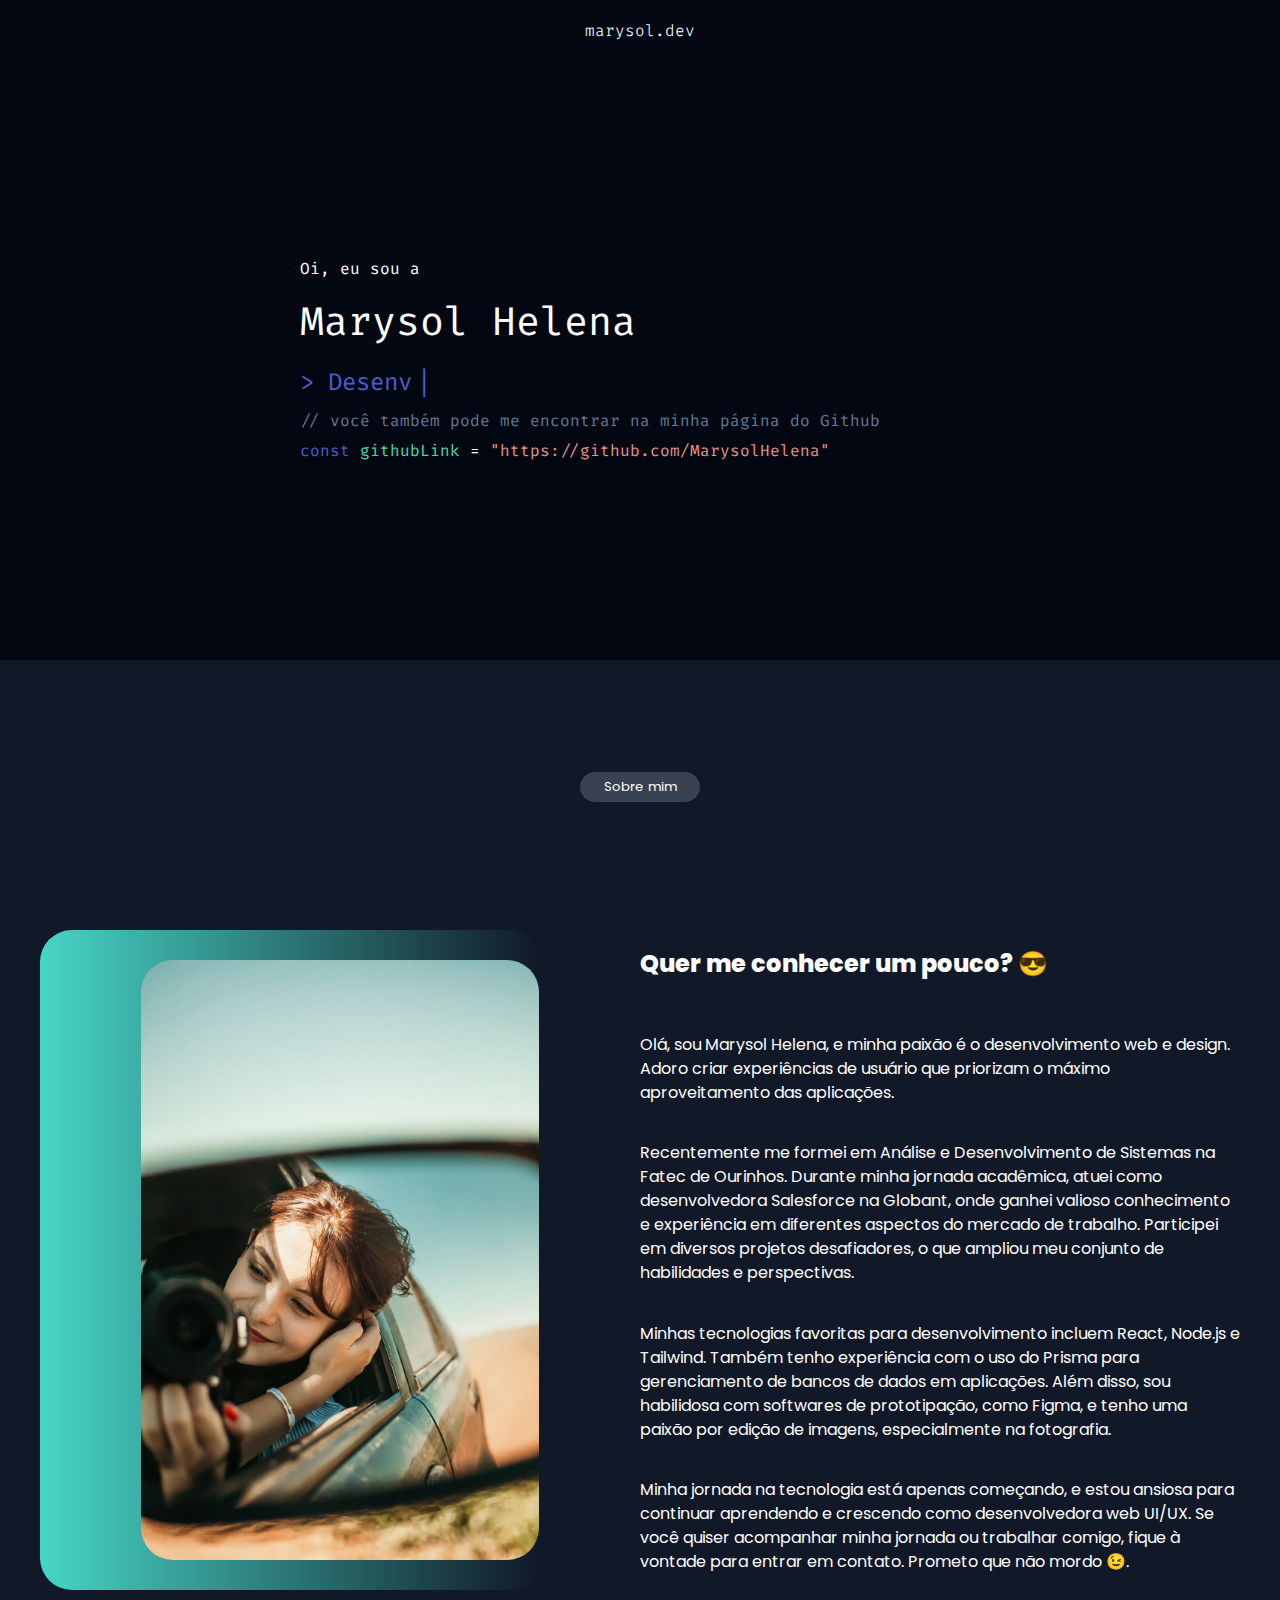
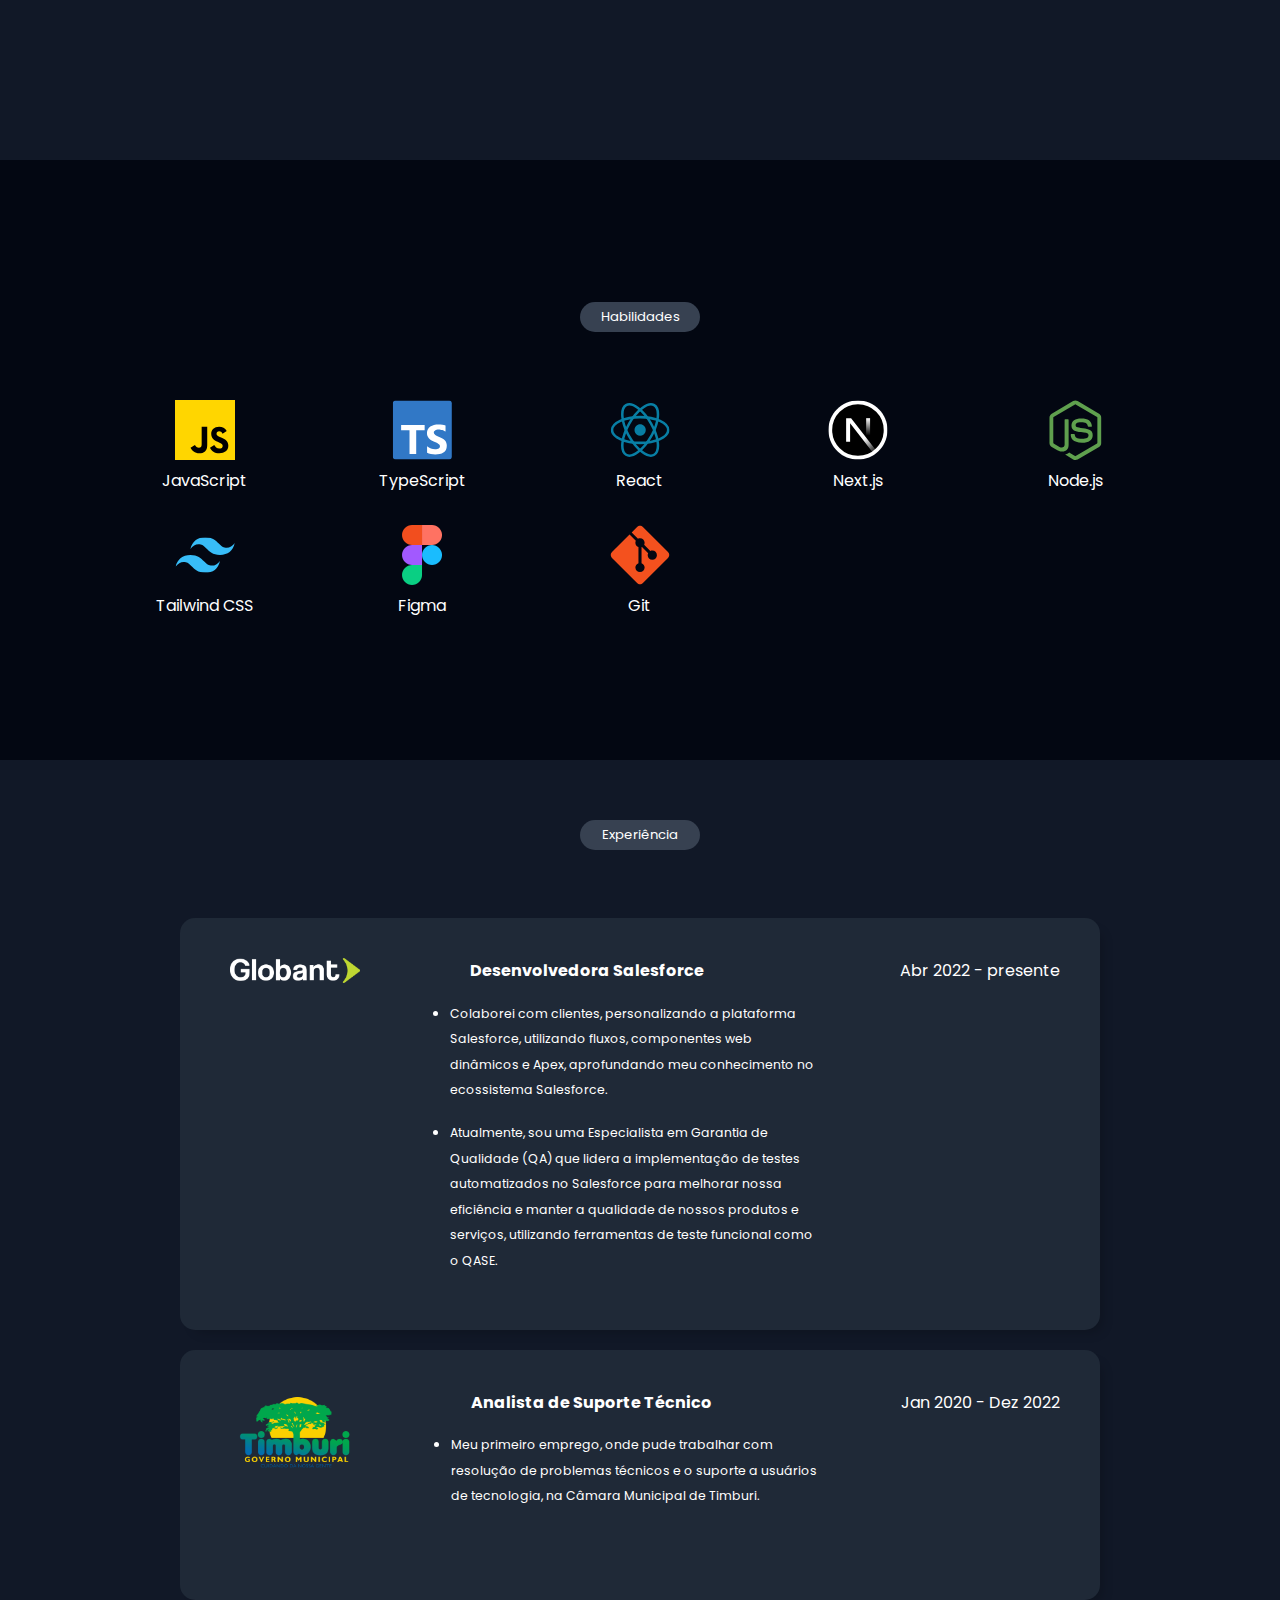
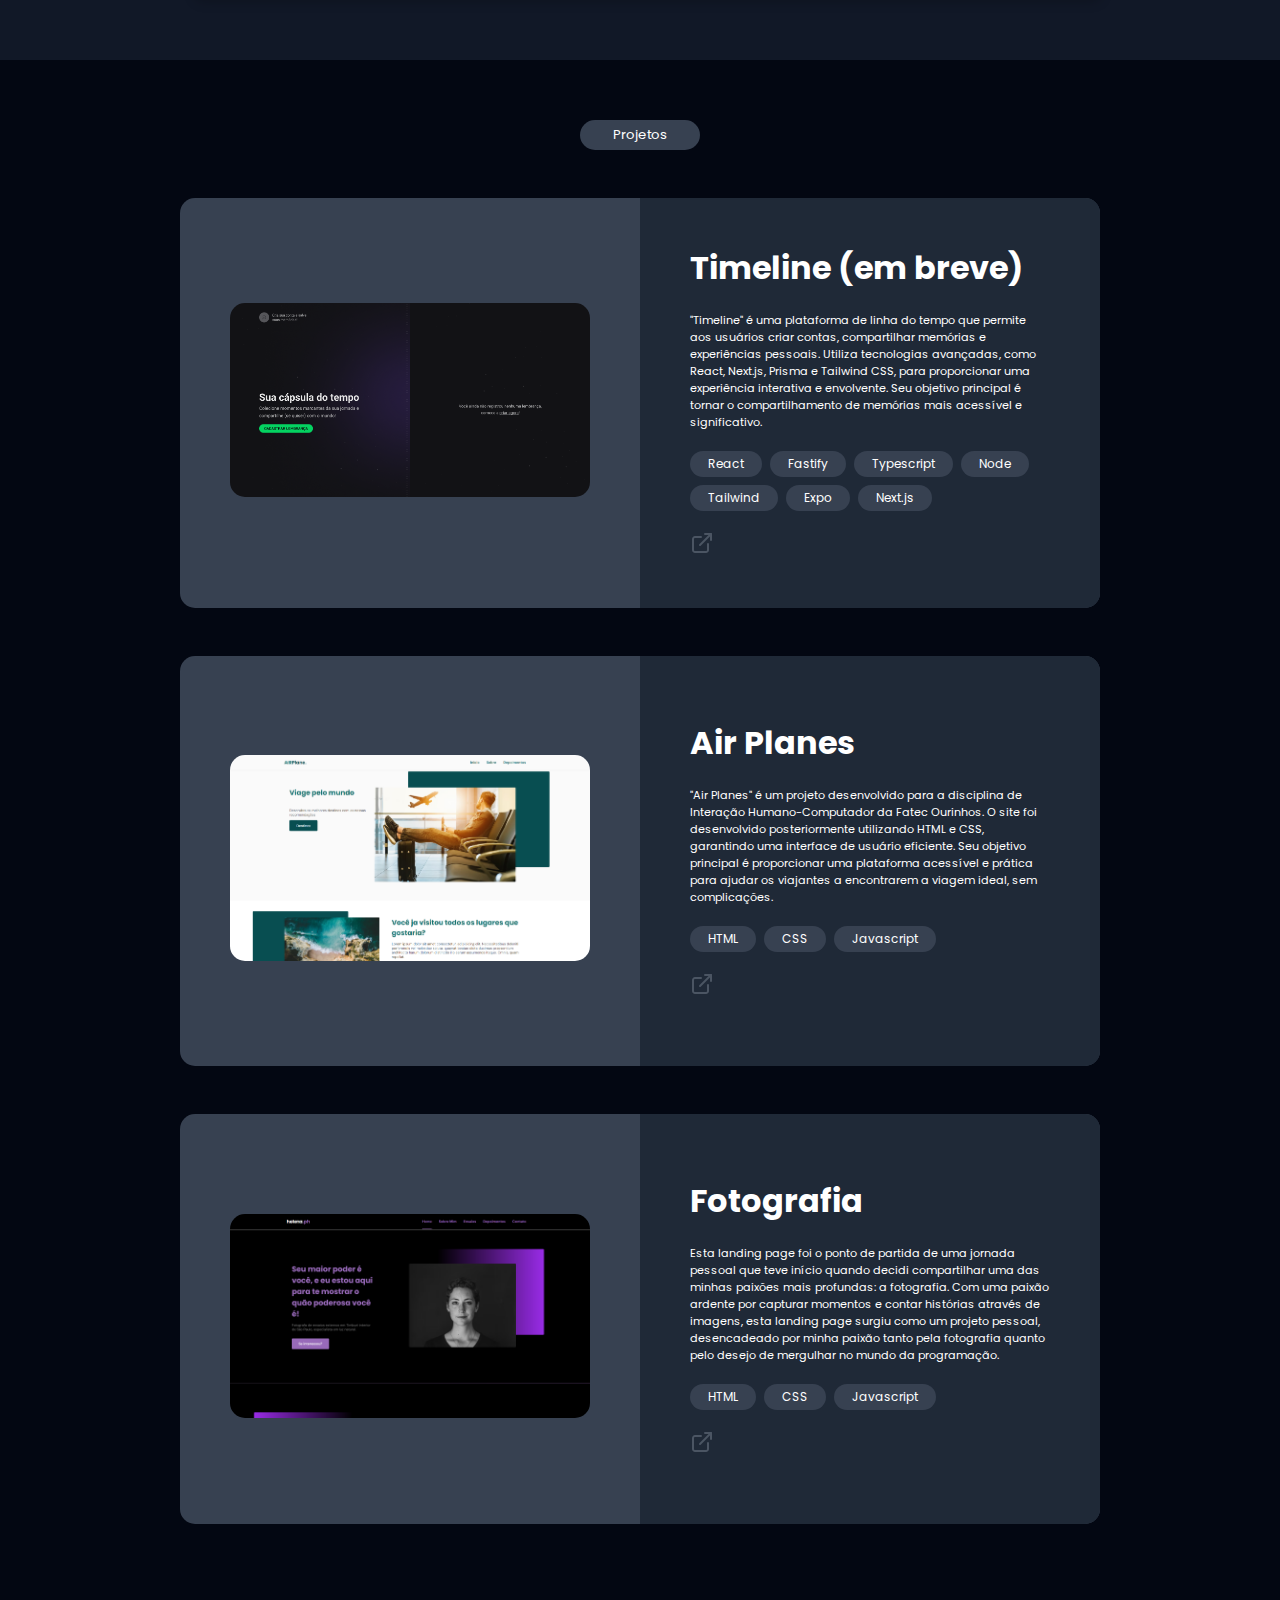
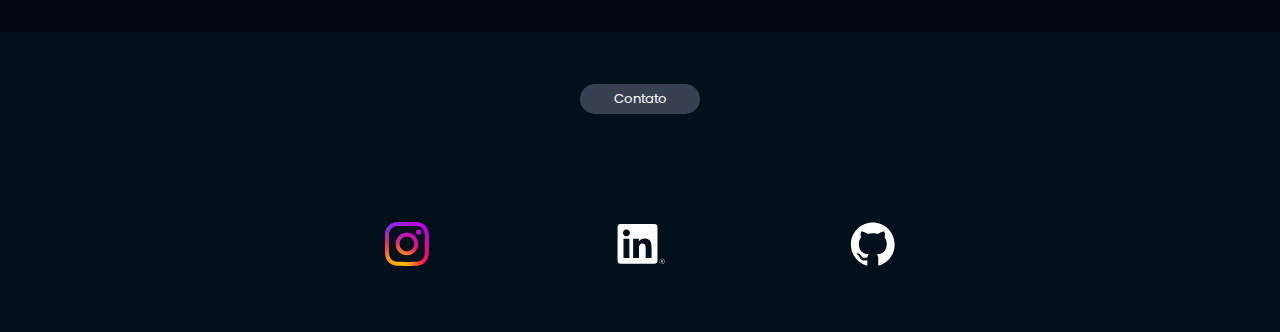
<file: index.html>
<!DOCTYPE html>
<html lang="pt-br">
  <head>
    <meta charset="UTF-8" />
    <meta name="viewport" content="width=device-width, initial-scale=1.0" />

    <link rel="stylesheet" href="./css/style.css" />
    <link rel="stylesheet" href="./css/reset.css" />
    <link rel="preconnect" href="https://fonts.googleapis.com" />
    <link rel="preconnect" href="https://fonts.gstatic.com" crossorigin />
    <link
      href="https://fonts.googleapis.com/css2?family=Fira+Code:wght@300;400;500&family=Poppins:wght@100;400;700&display=swap"
      rel="stylesheet"
    />
    <title>Girl Front-end Developer</title>
  </head>
  <body>
    <header>
      <div class="logo">
        <p>marysol.dev</p>
      </div>
      <!-- <nav class="navigation">
        <ul class="links">
          <li class="link"><a href="#">_hello</a></li>
          <li class="link"><a href="#">_skills</a></li>
          <li class="link"><a href="#">_about-me</a></li>
          <li class="link"><a href="#">_projects</a></li>
          <li class="link"><a href="#">_contact</a></li>
        </ul>
      </nav> -->
    </header>

    <main class="container">
      <section class="hello">
        <div class="profile">
          <p class="hi">Oi, eu sou a</p>
          <p class="name">Marysol Helena</p>
          <div>
            <div class="typed-out cargo">> Desenvolvedora Front-end</div>
          </div>
          <p class="comentario">
            // você também pode me encontrar na minha página do Github
          </p>
          <p class="githublink rainbow-text">
            <span class="purple">const</span>
            <span class="tiffany">githubLink</span> =
            <a href="https://github.com/MarysolHelena"
              ><span class="red">"https://github.com/MarysolHelena"</span>
            </a>
          </p>
        </div>
      </section>

      <section class="card-about">
        <div class="div-titles"><p class="titles">Sobre mim</p></div>

        <div class="about-me-profile" id="about">
          <div class="image">
            <img class="imagem-profile" src="./img/profile.jpeg" alt="" />
          </div>

          <div class="aboutme">
            <h1 class="title">Quer me conhecer um pouco? 😎</h1>
            <p class="description-me">
              Olá, sou Marysol Helena, e minha paixão é o desenvolvimento web e
              design. Adoro criar experiências de usuário que priorizam o máximo
              aproveitamento das aplicações.
            </p>
            <p class="description-me">
              Recentemente me formei em Análise e Desenvolvimento de Sistemas na
              Fatec de Ourinhos. Durante minha jornada acadêmica, atuei como
              desenvolvedora Salesforce na Globant, onde ganhei valioso
              conhecimento e experiência em diferentes aspectos do mercado de
              trabalho. Participei em diversos projetos desafiadores, o que
              ampliou meu conjunto de habilidades e perspectivas.
            </p>
            <p class="description-me">
              Minhas tecnologias favoritas para desenvolvimento incluem React,
              Node.js e Tailwind. Também tenho experiência com o uso do Prisma
              para gerenciamento de bancos de dados em aplicações. Além disso,
              sou habilidosa com softwares de prototipação, como Figma, e tenho
              uma paixão por edição de imagens, especialmente na fotografia.
            </p>
            <p class="description-me">
              Minha jornada na tecnologia está apenas começando, e estou ansiosa
              para continuar aprendendo e crescendo como desenvolvedora web
              UI/UX. Se você quiser acompanhar minha jornada ou trabalhar
              comigo, fique à vontade para entrar em contato. Prometo que não
              mordo 😉.
            </p>
          </div>
        </div>
      </section>

      <section class="skills-tech">
        <div class="titles">Habilidades</div>
        <div class="skills">
          <div class="skill">
            <img src="./img/javascript.svg" alt="" />
            <p class="text-skill">JavaScript</p>
          </div>

          <div class="skill">
            <img src="./img/typescript.svg" alt="" />
            <p class="text-skill">TypeScript</p>
          </div>

          <div class="skill">
            <img src="./img/react.svg" alt="" />
            <p class="text-skill">React</p>
          </div>

          <div class="skill">
            <img src="./img/nextjs.svg" alt="" />
            <p class="text-skill">Next.js</p>
          </div>

          <div class="skill">
            <img src="./img/nodejs.svg" alt="" />
            <p class="text-skill">Node.js</p>
          </div>

          <div class="skill">
            <img src="./img/tailwind.svg" alt="" />
            <p class="text-skill">Tailwind CSS</p>
          </div>

          <div class="skill">
            <img src="./img/figma.svg" alt="" />
            <p class="text-skill">Figma</p>
          </div>

          <div class="skill">
            <img src="./img/git.svg" alt="" />
            <p class="text-skill">Git</p>
          </div>
        </div>
      </section>

      <section class="experiences-cards">
        <div class="cards">
          <div class="titles">Experiência</div>
          <div class="card">
            <div class="icon">
              <img src="./img/globant.png" alt="" />
            </div>
            <div class="text-card">
              <div class="list-experience">
                <p class="title-experience">Desenvolvedora Salesforce</p>

                <ul>
                  <li>
                    <p>
                      Colaborei com clientes, personalizando a plataforma
                      Salesforce, utilizando fluxos, componentes web dinâmicos e
                      Apex, aprofundando meu conhecimento no ecossistema
                      Salesforce.
                    </p>
                  </li>
                  <li>
                    <p>
                      Atualmente, sou uma Especialista em Garantia de Qualidade
                      (QA) que lidera a implementação de testes automatizados no
                      Salesforce para melhorar nossa eficiência e manter a
                      qualidade de nossos produtos e serviços, utilizando
                      ferramentas de teste funcional como o QASE.
                    </p>
                  </li>
                </ul>
              </div>
            </div>
            <div class="date-experience">
              <p class="date-experience">Abr 2022 - presente</p>
            </div>
          </div>

          <div class="card">
            <div class="icon">
              <img src="./img/camaratimburi.png" alt="" />
            </div>
            <div class="text-card">
              <div class="list-experience">
                <p class="title-experience">Analista de Suporte Técnico</p>

                <ul>
                  <li>
                    <p>
                      Meu primeiro emprego, onde pude trabalhar com resolução de
                      problemas técnicos e o suporte a usuários de tecnologia,
                      na Câmara Municipal de Timburi.
                    </p>
                  </li>
                </ul>
              </div>
            </div>
            <div class="date-experience">
              <p class="date-experience">Jan 2020 - Dez 2022</p>
            </div>
          </div>
        </div>
      </section>

      <section class="projects">
        <div class="titles">Projetos</div>

        <div class="card-work-project">
          <div class="card-left-img">
            <div class="img-project">
              <a href="./development.html"
                ><img src="./img/timeline.png" alt=""
              /></a>
            </div>
          </div>
          <div class="card-right-description-background">
            <div class="card-right-description">
              <div class="description"><h1>Timeline (em breve)</h1></div>
              <div class="description-project">
                <p>
                  "Timeline" é uma plataforma de linha do tempo que permite aos
                  usuários criar contas, compartilhar memórias e experiências
                  pessoais. Utiliza tecnologias avançadas, como React, Next.js,
                  Prisma e Tailwind CSS, para proporcionar uma experiência
                  interativa e envolvente. Seu objetivo principal é tornar o
                  compartilhamento de memórias mais acessível e significativo.
                </p>
              </div>
              <div class="tech-project">
                <p>React</p>
                <p>Fastify</p>
                <p>Typescript</p>
                <p>Node</p>
                <p>Tailwind</p>
                <p>Expo</p>
                <p>Next.js</p>
              </div>
              <div>
                <a href="./development.html"
                  ><img src="./img/link.svg" alt=""
                /></a>
              </div>
            </div>
          </div>
        </div>

        <div class="card-work-project">
          <div class="card-left-img">
            <div class="img-project">
              <a
                href="https://marysolhelena.github.io/IHCFatecTerceiroSemestre/"
                ><img src="./img/airplanes.png" alt=""
              /></a>
            </div>
          </div>
          <div class="card-right-description-background">
            <div class="card-right-description">
              <div class="description"><h1>Air Planes</h1></div>
              <div class="description-project">
                <p>
                  "Air Planes" é um projeto desenvolvido para a disciplina de
                  Interação Humano-Computador da Fatec Ourinhos. O site foi
                  desenvolvido posteriormente utilizando HTML e CSS, garantindo
                  uma interface de usuário eficiente. Seu objetivo principal é
                  proporcionar uma plataforma acessível e prática para ajudar os
                  viajantes a encontrarem a viagem ideal, sem complicações.
                </p>
              </div>
              <div class="tech-project">
                <p>HTML</p>
                <p>CSS</p>
                <p>Javascript</p>
              </div>
              <div>
                <a
                  href="https://marysolhelena.github.io/IHCFatecTerceiroSemestre/"
                  ><img src="./img/link.svg" alt=""
                /></a>
              </div>
            </div>
          </div>
        </div>

        <div class="card-work-project">
          <div class="card-left-img">
            <div class="img-project">
              <a href="https://marysolhelena.github.io/NLW-Helena.ph/">
                <img src="./img/marysolph.png" alt=""
              /></a>
            </div>
          </div>
          <div class="card-right-description-background">
            <div class="card-right-description">
              <div class="description"><h1>Fotografia</h1></div>
              <div class="description-project">
                <p>
                  Esta landing page foi o ponto de partida de uma jornada
                  pessoal que teve início quando decidi compartilhar uma das
                  minhas paixões mais profundas: a fotografia. Com uma paixão
                  ardente por capturar momentos e contar histórias através de
                  imagens, esta landing page surgiu como um projeto pessoal,
                  desencadeado por minha paixão tanto pela fotografia quanto
                  pelo desejo de mergulhar no mundo da programação.
                </p>
              </div>
              <div class="tech-project">
                <p>HTML</p>
                <p>CSS</p>
                <p>Javascript</p>
              </div>
              <div>
                <a href="https://marysolhelena.github.io/NLW-Helena.ph/"
                  ><img src="./img/link.svg" alt=""
                /></a>
              </div>
            </div>
          </div>
        </div>
      </section>
    </main>
    <section class="contact">
      <div class="titles">Contato</div>

      <div class="social">
        <a href="https://www.instagram.com/marysol.helena/">
          <img class="icon-contact" src="./img/Instagram.svg" alt="" />
        </a>

        <!-- <a href="https://discord.com/channels/@me">
          <img class="icon-contact" src="./img/Discord.svg" alt="" />
        </a> -->

        <a href="https://linkedin.com">
          <img class="icon-contact" src="./img/LinkedIn.svg" alt="" />
        </a>

        <a href="https://github.com/MarysolHelena">
          <img class="icon-contact" src="./img/GitHub.svg" alt="" />
        </a>
      </div>
    </section>

    <script src="./javascript/script.js"></script>
  </body>
</html>
</file>
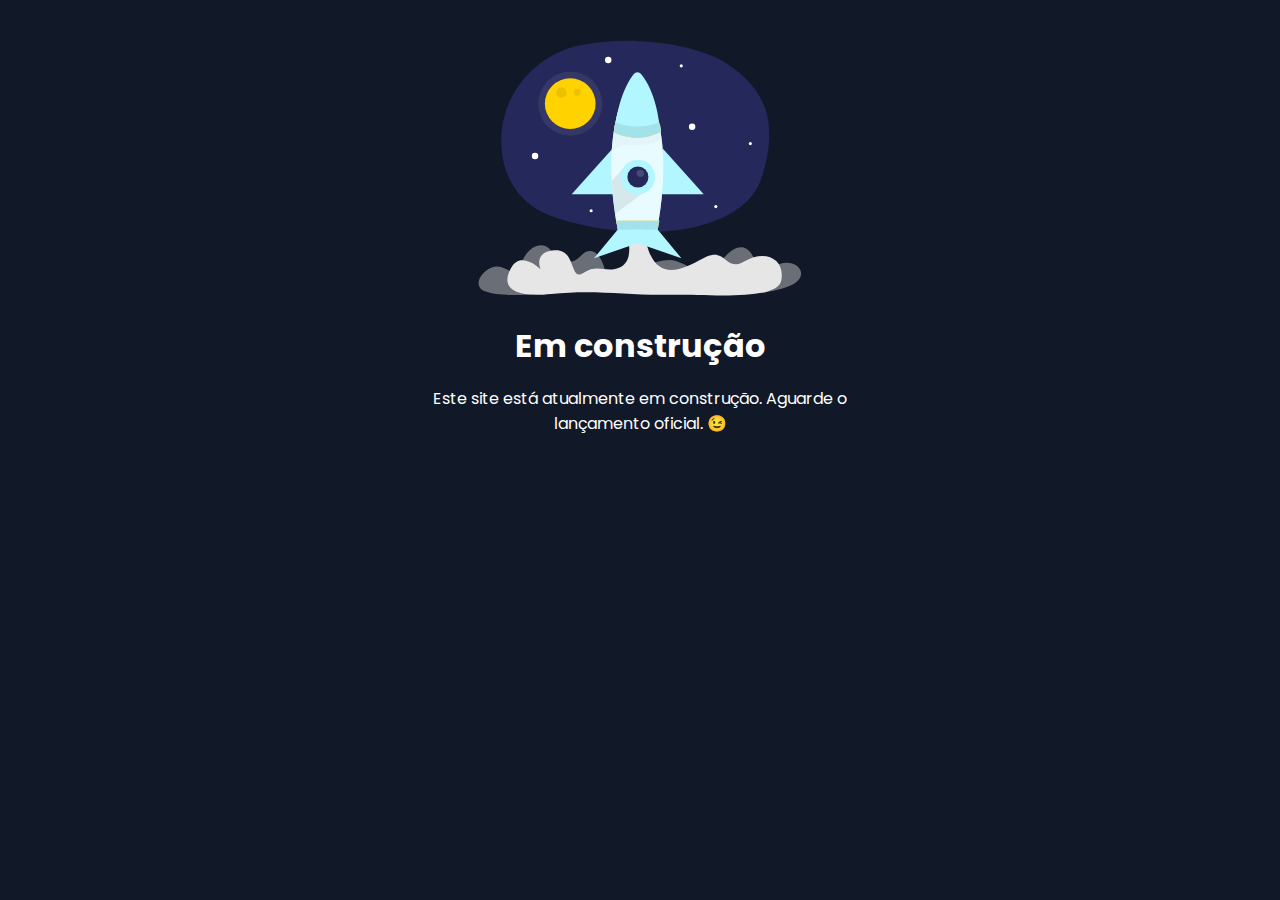
<file: development.html>
<!DOCTYPE html>
<html lang="en">
<head>
 <meta charset="UTF-8">
 <meta name="viewport" content="width=device-width, initial-scale=1.0">
 <title>Development</title>
 
 <link rel="preconnect" href="https://fonts.googleapis.com" />
 <link rel="preconnect" href="https://fonts.gstatic.com" crossorigin />
 <link
 href="https://fonts.googleapis.com/css2?family=Fira+Code:wght@300;400;500&family=Poppins:wght@100;400;700&display=swap"
 rel="stylesheet"
 />
 <link rel="stylesheet" href="./css/development.css">
</head>
<body>
<div class="building">
 <div class="image">
  <img src="./img/rocket-launch-two-color-ae998.svg" alt="">
 </div>
 <div class="text">
  <h1>Em construção</h1>
  <p>Este site está atualmente em construção. Aguarde o lançamento oficial. 😉</p>
 </div>
</div>
</body>
</html>
</file>
<file: css/style.css>
:root {
  --background-color: #030712;
  --primary-color: #ffffff;
  --secondary-color: #374151;
  --accent-color: #43d9ad;
  --highlight-color: #4d5bce;
  --error-color: #e99287;
  --text-color: #fff;
}

body {
  background-color: var(--background-color);
  display: flex;
  flex-direction: column;
  justify-content: center;
  align-items: center;
  min-height: 100vh;
  overflow-y: scroll;
  overflow-x: hidden;
  font-size: 16px; /* Adjust as needed */
}

::-webkit-scrollbar {
  width: 0px;
}

header {
  display: flex;
  height: 60px;
  width: 100%;
  justify-content: space-evenly;
  align-items: center;
}

.logo {
  font-size: 1rem;
  font-family: "Fira Code", monospace;
  color: var(--primary-color);
  font-weight: 100;
}

.links {
  justify-content: space-evenly;
  display: flex;
  flex-direction: row;
}

li,
a {
  text-decoration: none;
  color: var(--primary-color);
  font-size: 1rem;
  font-family: "Fira Code", monospace;
}

main {
  display: flex;
  flex-direction: column;
  align-items: center;
  width: 100%;
}

.titles {
  font-family: Poppins;
  color: #ffffff;
  font-size: 0.825rem;
  display: flex;
  background-color: #374151;
  justify-content: center;
  margin-bottom: 3rem;
  padding: 5px;
  width: 120px;
  font-weight: 400;
  border-radius: 20px;
}

.div-titles {
  display: flex;
  height: 100px;
  align-items: center;
}
.title {
  font-family: Poppins;
  color: #ffffff;
  font-weight: 800;
  font-size: 1.5rem;
  padding-bottom: 1rem;
}

.conteudo {
  color: #ffffff;
  font-size: 48px;
  font-family: "Fira Code", monospace;
  margin-bottom: 20px;
}

.profile {
  display: flex;
  flex-direction: column;
  justify-content: center;
  min-height: 600px;
  width: 920px;
  line-height: 1.9;
  position: relative;
  top: 0;
  left: 120px;
}

.imagem-profile {
  height: 300px;
}

.githublink {
  font-family: "Fira Code", monospace;
  font-size: 1rem;
  color: #ffffff;
}

.rainbow-text span {
  /* Add styles if needed */
}

.tiffany {
  color: #43d9ad;
}
.purple {
  color: #4d5bce;
}
.red {
  color: #e99287;
}

.hi {
  color: #ffffff;
  font-size: 1rem;
  font-family: "Fira Code", monospace;
}

.name {
  color: #ffffff;
  font-size: 2.5rem;
  font-family: "Fira Code", monospace;
}

.cargo {
  color: #4d5bce;
  font-size: 1.5rem;
  font-family: "Fira Code", monospace;
}

.cargo:after {
  content: "|";
  margin-left: 5px;
  opacity: 1;
  animation: pisca 0.7s infinite;
}

@keyframes pisca {
  0%,
  100% {
    opacity: 1;
  }
  50% {
    opacity: 0;
  }
}

.comentario {
  color: #607b96;
  font-size: 1rem;
  font-family: "Fira Code", monospace;
}

.card-about {
  background-color: rgb(17, 24, 39);
  display: flex;
  flex-direction: column;
  min-height: 1100px;
  align-items: center;
  justify-content: center;
  width: 100%;
}

.about-me-profile {
  height: 100%;
  width: 1200px;
  display: flex;
  flex-direction: row;
  justify-content: space-between;
  align-items: center;
}

.image {
  width: 50%;
  display: flex;
  flex-direction: column;
  align-items: center;
  justify-content: space-around;
  height: 799px;
}

#about .image {
  position: relative;
}

#about .image::before {
  content: "";
  height: 660px;
  width: 500px;
  background: linear-gradient(
    to right,
    hsla(172, 100%, 66%, 0.82),
    rgb(17, 24, 39)
  );
  position: absolute;
  left: -0%;
  z-index: 0;
}

.imagem-profile {
  height: 600px;
}

#about .image img {
  position: relative;
}

#about .image img,
#about .image::before {
  border-radius: 2rem;
}

.aboutme {
  height: 700px;
  display: flex;
  width: 50%;
  flex-direction: column;
  align-items: flex-start;
  justify-content: space-evenly;
}

.foto-perfil {
  width: 50%;
  display: flex;
  justify-content: center;
}

.skills-tech {
  gap: 20px;
  padding: 60px;
  display: flex;
  width: 1200px;
  min-height: 600px;
  align-content: stretch;
  flex-direction: column;
  justify-content: center;
  align-items: center;
}

.skills {
  width: 100%;
  display: grid;
  grid-template-columns: repeat(5, 1fr);
  grid-template-rows: repeat(2, 1fr);
  grid-column-gap: 0.5rem;
  grid-row-gap: 2rem;
  justify-items: center;
}

.skill {
  display: flex;
  flex-direction: column;
  align-items: center;
}

.skill img {
  width: 60px;
  height: 60px;
  margin-bottom: 0.5rem;
}

.text-skill {
  color: #fff;
  font-family: Poppins;
}

.experiences-cards {
  width: 100%;
  display: flex;
  flex-direction: column;
  align-items: center;
  background-color: #111827;
  min-height: 600px;
  justify-content: center;
}

.cards {
  gap: 20px;
  padding: 60px;
  display: flex;
  flex-direction: column;
  justify-content: space-around;
  width: 100%;
  min-height: 800px;
  align-items: center;
}

.card {
  display: flex;
  background: #1f2937;
  min-height: 250px;
  width: 920px;
  padding: 40px;
  border-radius: 15px;
  color: #fff;
  font-family: Poppins;
  flex-direction: row;
  justify-content: space-between;
  align-items: flex-start;
  line-height: 1.6rem;
  -webkit-box-shadow: 8px 8px 12px -6px rgba(0, 0, 0, 0.2);
  -moz-box-shadow: 8px 8px 12px -6px rgba(0, 0, 0, 0.2);
  box-shadow: 8px 8px 12px -6px rgba(0, 0, 0, 0.2);
}

.icon {
  display: flex;
  width: 150px;
  height: 100%;
  align-items: flex-start;
  justify-content: center;
}

.icon img {
  width: 130px;
}

.icon-contact {
  width: 50px;
  height: 60px;
}

.icon-contact:hover {
  -webkit-transform: scale(1.2);
  -moz-transform: scale(1.2);
  -o-transform: scale(1.2);
  transform: scale(1.2);
}

.text-card {
  height: 100%;
  width: 370px;
  display: flex;
  flex-direction: column;
  justify-content: space-between;
}

.list-experience {
  display: flex;
  height: 100%;
  flex-direction: column;
  justify-content: space-between;
}

.text-card .title-experience {
  font-size: 1rem;
  font-weight: 700;
  margin-left: 20px;
  margin-bottom: 1rem;
}

.text-card li p {
  font-family: "Poppins";
  font-size: 0.775rem;
  list-style-type: disc;
  margin-bottom: 1rem;
}

.description-me {
  color: #fff;
  font-family: Poppins;
  font-size: 1rem;
  line-height: 1.5rem;
}

.projects {
  padding: 60px;
  display: flex;
  flex-direction: column;
  justify-content: space-around;
  width: 100%;
  min-height: 800px;
  align-items: center;
}

.card-work-project {
  height: 410px;
  width: 920px;
  display: flex;
  background: #374151;
  border-radius: 15px;
  margin-bottom: 3rem;
}

.img-project {
  width: 100%;
}

.img-project:hover {
  -webkit-transform: scale(1);
  -moz-transform: scale(1);
  -o-transform: scale(1);
  transform: scale(1.1);
}

.card-left-img {
  padding: 50px;
  width: 50%;
  display: flex;
  flex-direction: column;
  justify-content: center;
  align-items: center;
}

.card-left-img img {
  width: 360px;
  border-radius: 15px;
}

.card-right-description-background {
  background: #1f2937;
  width: 50%;
  border-top-right-radius: 15px;
  border-bottom-right-radius: 15px;
  height: 100%;
  display: flex;
}

.card-right-description {
  display: flex;
  padding: 50px;
  flex-direction: column;
  align-items: flex-start;
  justify-content: center;
  color: #fff;
  font-family: Poppins;
}

.tech-project {
  display: flex;
  gap: 0.5rem;
  width: 100%;
  flex-wrap: wrap;
  margin-bottom: 20px;
}

.description-project p {
  margin-bottom: 20px;
  font-size: 0.7rem;
}

.description {
  margin-bottom: 20px;
}

.tech-project p {
  font-family: Poppins;
  color: #ffffff;
  font-weight: 400;
  font-size: 0.75rem;
  display: flex;
  background-color: #374151;
  justify-content: center;
  border-radius: 20px;
  padding-top: 0.25rem;
  padding-bottom: 0.25rem;
  padding-left: 1.125rem;
  padding-right: 1.125rem;
}

.contact {
  display: flex;
  flex-direction: column;
  justify-content: space-evenly;
  min-height: 300px;
  width: 100%;
  background-color: #02101b;
  align-items: center;
}

.social {
  display: flex;
  flex-direction: row;
  justify-content: space-around;
  align-items: center;
  width: 700px;
}

.title-contact {
  font-family: Fira Code;
  color: #ffffff;
  font-size: 1rem;
  display: flex;
  justify-content: center;
}


/* ================================================================================== */
@media only screen and (max-width: 1100px) {
  .card-about {
    width: 1100px;
  }

  .about-me-profile {
    height: 100%;
    width: 900px;
    display: flex;
    flex-direction: row;
    justify-content: space-between;
    align-items: center;
  }

  .imagem-profile {
    height: 400px;
  }

  #about .image::before {
    content: "";
    height: 500px;
    width: 400px;
    background: linear-gradient(
      to right,
      hsla(172, 100%, 20%, 0.82),
      rgb(17, 24, 39)
    );
    position: absolute;
    left: -0%;
    z-index: 0;
  }
}

@media only screen and (max-width: 700px) {
  body {
    display: flex;
    max-width: 100%;
  }

  .projects {
    width: 100%;
  }

  .skills-tech {
    width: 100%;
  }

  .skills {
    width: 100%;
    display: grid;
    grid-template-columns: repeat(2, 1fr);
    grid-template-rows: repeat(2, 1fr);
    grid-column-gap: 0.5rem;
    grid-row-gap: 2rem;
    justify-items: center;
  }

  .experiences-cards {
    width: 100%;
    display: flex;
    flex-direction: column;
    align-items: center;
    background-color: #111827;
    min-height: 600px;
    justify-content: center;
  }

  .card {
    display: flex;
    background: #1f2937;
    min-height: 250px;
    max-width: 390px;
    padding: 40px;
    border-radius: 15px;
    color: #fff;
    font-family: Poppins;
    flex-direction: column;
    justify-content: space-between;
    align-items: flex-start;
    line-height: 1.6rem;
    -webkit-box-shadow: 8px 8px 12px -6px rgba(0, 0, 0, 0.2);
    -moz-box-shadow: 8px 8px 12px -6px rgba(0, 0, 0, 0.2);
    box-shadow: 8px 8px 12px -6px rgba(0, 0, 0, 0.2);
  }

  .cards {
    width: 100%;
  }

  .text-card li p {
    font-size: 0.775rem;
    list-style-type: disc;
    margin-bottom: 1rem;
    width: 330px;
    font-family: Poppins;
  }

  .text-card .title-experience {
    font-size: 1rem;
    font-weight: 700;
    margin-left: 0px;
    margin-bottom: 1rem;
    margin-top: 1rem;
    width: 330px;
  }

  .list-experience {
    width: 270px;
    display: flex;
    height: 100%;
    flex-direction: column;
    justify-content: space-between;
  }

  .date-experience {
    font-size: 0.8rem;
  }

  .contact {
    display: flex;
    flex-direction: column;
    justify-content: space-evenly;
    min-height: 400px;
    max-width: 100%;
    background-color: #02101b;
    align-items: center;
  }

  .social {
    display: flex;
    flex-direction: row;
    justify-content: space-around;
    align-items: center;
    width: 360px;
  }

  .icon-contact {
    width: 30px;
    height: 30px;
  }

  .card-work-project {
    height: 550px;
    width: 330px;
    display: flex;
    background: #374151;
    border-radius: 15px;
    margin-bottom: 0rem;
    flex-direction: column;
    margin-bottom: 5rem;
  }

  .img-project {
    width: 100%;
    display: flex;
    justify-content: center;
  }

  .card-left-img {
    width: 100%;
    padding: 10px;
    height: 40%;
    display: flex;
    flex-direction: column;
    justify-content: center;
    align-items: center;
  }

  .card-left-img img {
    width: 300px;
    border-radius: 10px;
  }

  .card-right-description {
    display: flex;
    padding: 2px;
    flex-direction: column;
    align-items: center;
    justify-content: center;
    color: #fff;
    font-family: Poppins;
    width: 409px;
    height: 400px;
  }

  .card-right-description-background {
    background: #1f2937;
    width: 100%;
    height: 80%;
    border-bottom-left-radius: 15px;

    border-top-right-radius: 0px;
    border-bottom-right-radius: 15px;
    display: flex;
    justify-content: center;
  }

  .tech-project {
    display: flex;
    gap: 0.5rem;
    width: 300px;
    flex-wrap: wrap;
    margin-bottom: 20px;
    justify-content: center;
  }

  .description-project {
    margin-bottom: 20px;
    font-size: 0.7rem;
    width: 300px;
  }

  .projects {
    padding: 0px;
  }

  .about-me-profile {
    height: 100%;
    width: 390px;
    display: flex;
    flex-direction: column;
    justify-content: space-between;
    align-items: flex-start;
  }
  .card-about {
    background-color: rgb(17, 24, 39);
    display: flex;
    flex-direction: column;
    min-height: 1250px;
    align-items: center;
    justify-content: flex-start;
    width: 100%;
  }

  .description-me {
    color: #fff;
    font-family: Poppins;
    font-size: 0.7rem;
    line-height: 1.5rem;
    width: 350px;
    margin-bottom: 10px;
  }

  .imagem-profile {
    height: 200px;
    margin-bottom: 10px;
    position: relative; /* Adicione esta propriedade */
  }

  #about .image::before {
    content: "";
    height: 100%;
    width: 100%; /* Altere para 100% para cobrir toda a div */
    background: linear-gradient(to right, rgb(17, 24, 39), rgb(17, 24, 39));
    position: absolute; /* Altere para absolute */
    top: 0;
    left: 0;
    z-index: -1; /* Defina um z-index menor para que fique por trás da imagem */
  }

  .image {
    width: 100%;
    display: flex;
    flex-direction: column;
    align-items: center;
    height: 230px;
    margin-bottom: 10px;
    position: relative;
    justify-content: flex-start;
  }

  .aboutme {
    height: 700px;
    display: flex;
    width: 100%;
    flex-direction: column;
    align-items: center;
    justify-content: space-evenly;
    position: relative;
    z-index: 2; /* Ajuste o z-index conforme necessário */
  }

  .titles {
    font-family: Poppins;
    color: #ffffff;
    font-size: 0.825rem;
    display: flex;
    background-color: #374151;
    justify-content: center;
    margin-bottom: 2rem;
    padding: 5px;
    width: 120px;
    font-weight: 400;
    border-radius: 20px;
  }

  .title {
    width: 350px;
    margin-top: 5rem;
  }

  .profile {
    display: flex;
    flex-direction: column;
    justify-content: center;
    min-height: 400px;
    width: 350px;
    line-height: 1.9;
    position: relative;
    top: 0;
    left: 0px;
  }

  .cargo {
    color: #4d5bce;
    font-size: 1rem;
    font-family: "Fira Code", monospace;
  }

  .profile p {
    font-size: 10px;
  }

  .typed-out .cargo p {
    width: 300px;
  }

  p.githublink.rainbow-text span {
    font-size: 10px;
  }

  p.hi {
    font-size: 20px;
  }

  p.name {
    font-size: 20px;
  }

  .img-project:hover {
    -webkit-transform: none;
    -moz-transform: none;
    -o-transform: none;
    transform: none;
  }
}

@media only screen and (max-width: 480px) {
  body {
    display: flex;
    max-width: 100%;
  }

  .projects {
    width: 412px;
  }

  .skills-tech {
    width: 400px;
  }

  .skills {
    width: 100%;
    display: grid;
    grid-template-columns: repeat(2, 1fr);
    grid-template-rows: repeat(2, 1fr);
    grid-column-gap: 0.5rem;
    grid-row-gap: 2rem;
    justify-items: center;
  }

  .experiences-cards {
    width: 100%;
    display: flex;
    flex-direction: column;
    align-items: center;
    background-color: #111827;
    min-height: 600px;
    justify-content: center;
  }

  .card {
    display: flex;
    background: #1f2937;
    min-height: 250px;
    max-width: 350px;
    padding: 40px;
    border-radius: 15px;
    color: #fff;
    font-family: Poppins;
    flex-direction: column;
    justify-content: space-between;
    align-items: flex-start;
    line-height: 1.6rem;
    -webkit-box-shadow: 8px 8px 12px -6px rgba(0, 0, 0, 0.2);
    -moz-box-shadow: 8px 8px 12px -6px rgba(0, 0, 0, 0.2);
    box-shadow: 8px 8px 12px -6px rgba(0, 0, 0, 0.2);
  }

  .cards {
    width: 100%;
  }

  .text-card li p {
    font-size: 0.7rem;
    list-style-type: disc;
    margin-bottom: 1rem;
    width: 290px;
    font-family: Poppins;
    padding: 10px;
  }

  .text-card .title-experience {
    font-size: 1rem;
    font-weight: 700;
    margin-left: 0px;
    margin-bottom: 1rem;
    margin-top: 1rem;
    width: 330px;
  }

  .list-experience {
    width: 270px;
    display: flex;
    height: 100%;
    flex-direction: column;
    justify-content: space-between;
  }

  .date-experience {
    font-size: 0.8rem;
  }

  .contact {
    display: flex;
    flex-direction: column;
    justify-content: space-evenly;
    min-height: 400px;
    max-width: 100%;
    background-color: #02101b;
    align-items: center;
  }

  .social {
    display: flex;
    flex-direction: row;
    justify-content: space-around;
    align-items: center;
    width: 360px;
  }

  .icon-contact {
    width: 30px;
    height: 30px;
  }

  .card-work-project {
    height: 550px;
    width: 330px;
    display: flex;
    background: #374151;
    border-radius: 15px;
    margin-bottom: 0rem;
    flex-direction: column;
    margin-bottom: 5rem;
  }

  .img-project {
    width: 100%;
    display: flex;
    justify-content: center;
  }

  .card-left-img {
    width: 100%;
    padding: 10px;
    height: 40%;
    display: flex;
    flex-direction: column;
    justify-content: center;
    align-items: center;
  }

  .card-left-img img {
    width: 300px;
    border-radius: 10px;
  }

  .card-right-description {
    display: flex;
    padding: 2px;
    flex-direction: column;
    align-items: center;
    justify-content: center;
    color: #fff;
    font-family: Poppins;
    width: 409px;
    height: 400px;
  }

  .card-right-description-background {
    background: #1f2937;
    width: 100%;
    height: 80%;
    border-bottom-left-radius: 15px;

    border-top-right-radius: 0px;
    border-bottom-right-radius: 15px;
    display: flex;
    justify-content: center;
  }

  .tech-project {
    display: flex;
    gap: 0.5rem;
    width: 300px;
    flex-wrap: wrap;
    margin-bottom: 20px;
    justify-content: center;
  }

  .description-project {
    margin-bottom: 20px;
    font-size: 0.7rem;
    width: 300px;
  }

  .projects {
    padding: 0px;
  }

  .about-me-profile {
    height: 100%;
    width: 390px;
    display: flex;
    flex-direction: column;
    justify-content: space-between;
    align-items: flex-start;
  }
  .card-about {
    background-color: rgb(17, 24, 39);
    display: flex;
    flex-direction: column;
    min-height: 1250px;
    align-items: center;
    justify-content: flex-start;
    width: 100%;
  }

  .description-me {
    color: #fff;
    font-family: Poppins;
    font-size: 0.7rem;
    line-height: 1.5rem;
    width: 350px;
    margin-bottom: 10px;
  }

  .imagem-profile {
    height: 200px;
    margin-bottom: 10px;
    position: relative; /* Adicione esta propriedade */
  }

  #about .image::before {
    content: "";
    height: 100%;
    width: 100%; /* Altere para 100% para cobrir toda a div */
    background: linear-gradient(to right, rgb(17, 24, 39), rgb(17, 24, 39));
    position: absolute; /* Altere para absolute */
    top: 0;
    left: 0;
    z-index: -1; /* Defina um z-index menor para que fique por trás da imagem */
  }

  .image {
    width: 100%;
    display: flex;
    flex-direction: column;
    align-items: center;
    height: 230px;
    margin-bottom: 10px;
    position: relative;
    justify-content: flex-start;
  }

  .aboutme {
    height: 700px;
    display: flex;
    width: 100%;
    flex-direction: column;
    align-items: center;
    justify-content: space-evenly;
    position: relative;
    z-index: 2; /* Ajuste o z-index conforme necessário */
  }

  .titles {
    font-family: Poppins;
    color: #ffffff;
    font-size: 0.825rem;
    display: flex;
    background-color: #374151;
    justify-content: center;
    margin-bottom: 2rem;
    padding: 5px;
    width: 120px;
    font-weight: 400;
    border-radius: 20px;
  }

  .title {
    width: 350px;
    margin-top: 5rem;
  }

  .profile {
    display: flex;
    flex-direction: column;
    justify-content: center;
    min-height: 400px;
    width: 350px;
    line-height: 1.9;
    position: relative;
    top: 0;
    left: 0px;
  }

  .cargo {
    color: #4d5bce;
    font-size: 1rem;
    font-family: "Fira Code", monospace;
  }

  .profile p {
    font-size: 10px;
  }

  .typed-out .cargo p {
    width: 300px;
  }

  p.githublink.rainbow-text span {
    font-size: 10px;
  }

  p.hi {
    font-size: 20px;
  }

  p.name {
    font-size: 20px;
  }

  .img-project:hover {
    -webkit-transform: none;
    -moz-transform: none;
    -o-transform: none;
    transform: none;
  }
}
</file>
<file: css/development.css>
body {
 background-color: rgb(17, 24, 39);
 display: flex;
 justify-content: center;
 flex-direction: column;
 align-items: center;
 min-height: 50vh;
 }


::-webkit-scrollbar {
width: 0px;
}

.building{
 font-family: Poppins;
 display: flex;
 flex-direction: column;
 align-items: center;
 justify-content: center;
 width: 500px;
}

.image{
 width: 400px;
}

.text{
 display: flex;
 color: #ffff;
 align-items: center;
 flex-direction: column;
}

p{
 display: flex;
 text-align: center;
}

h1 {
 margin: 0;
}
</file>
